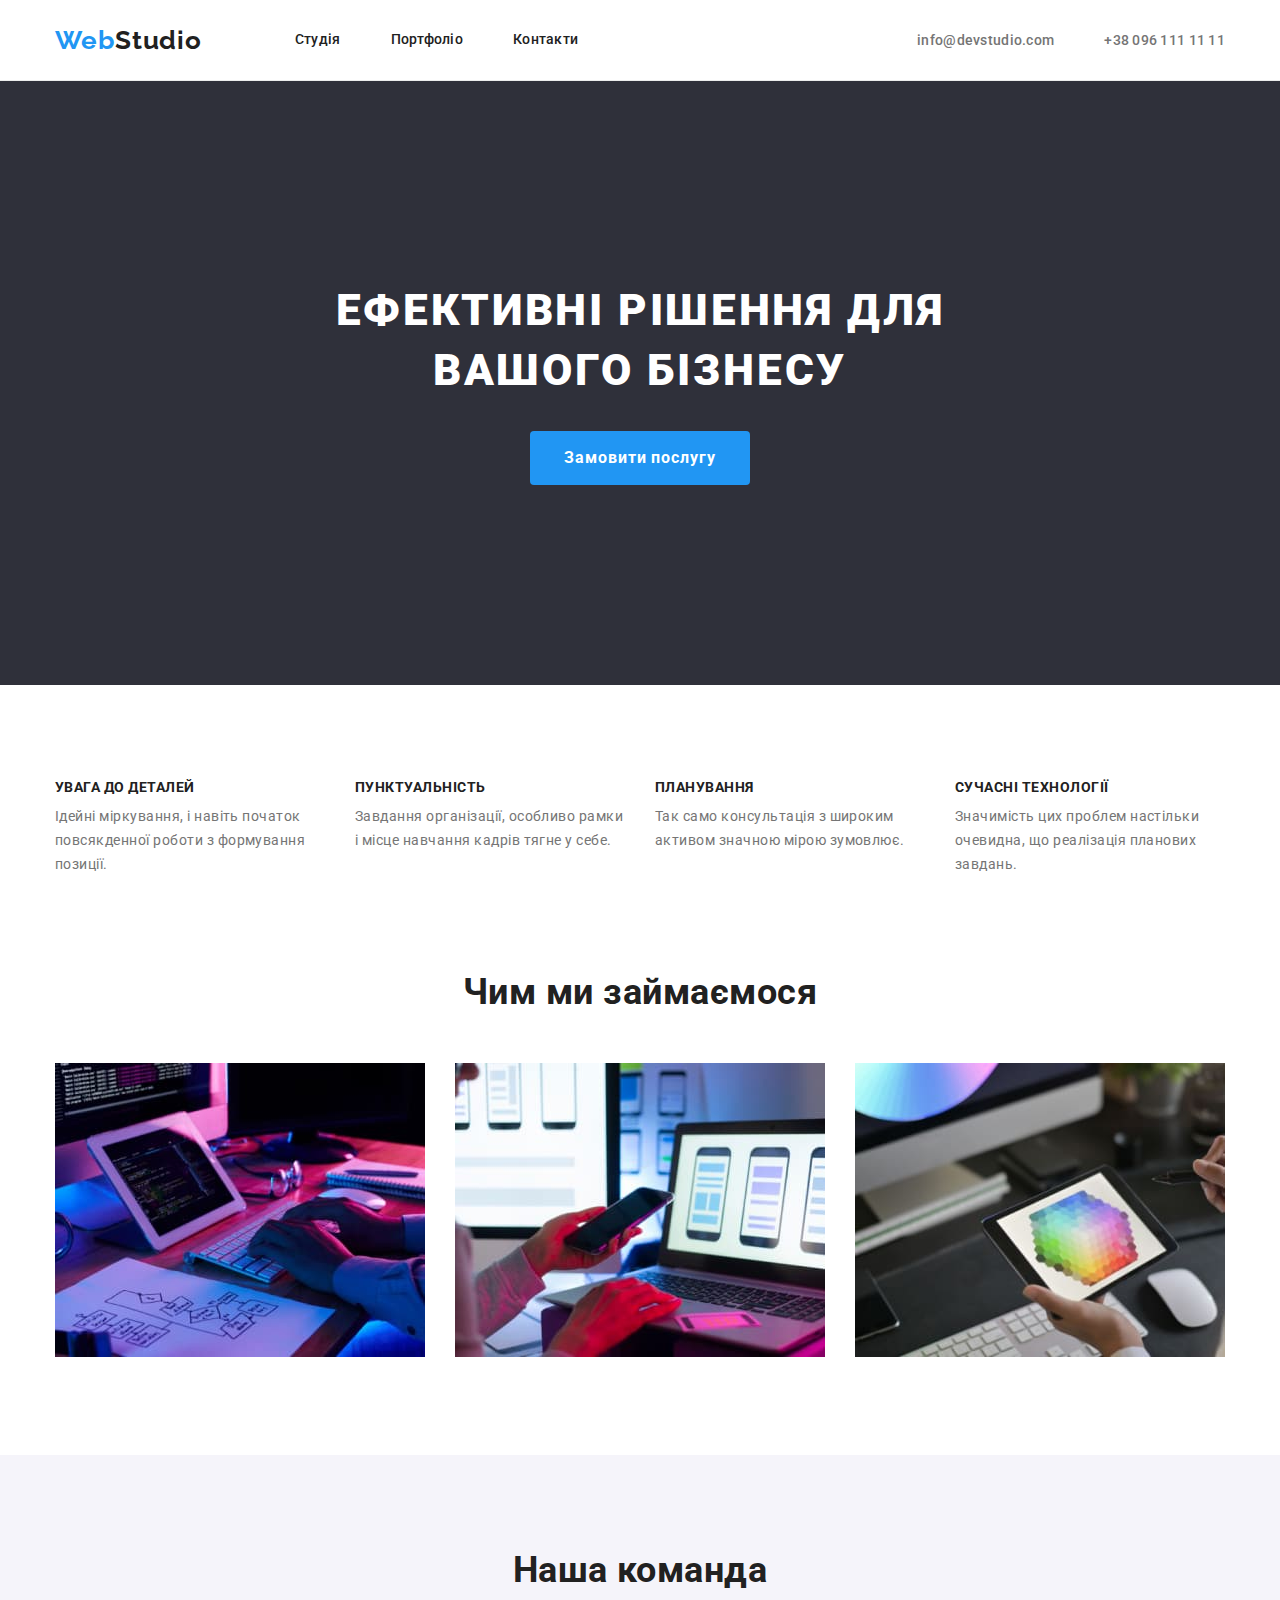
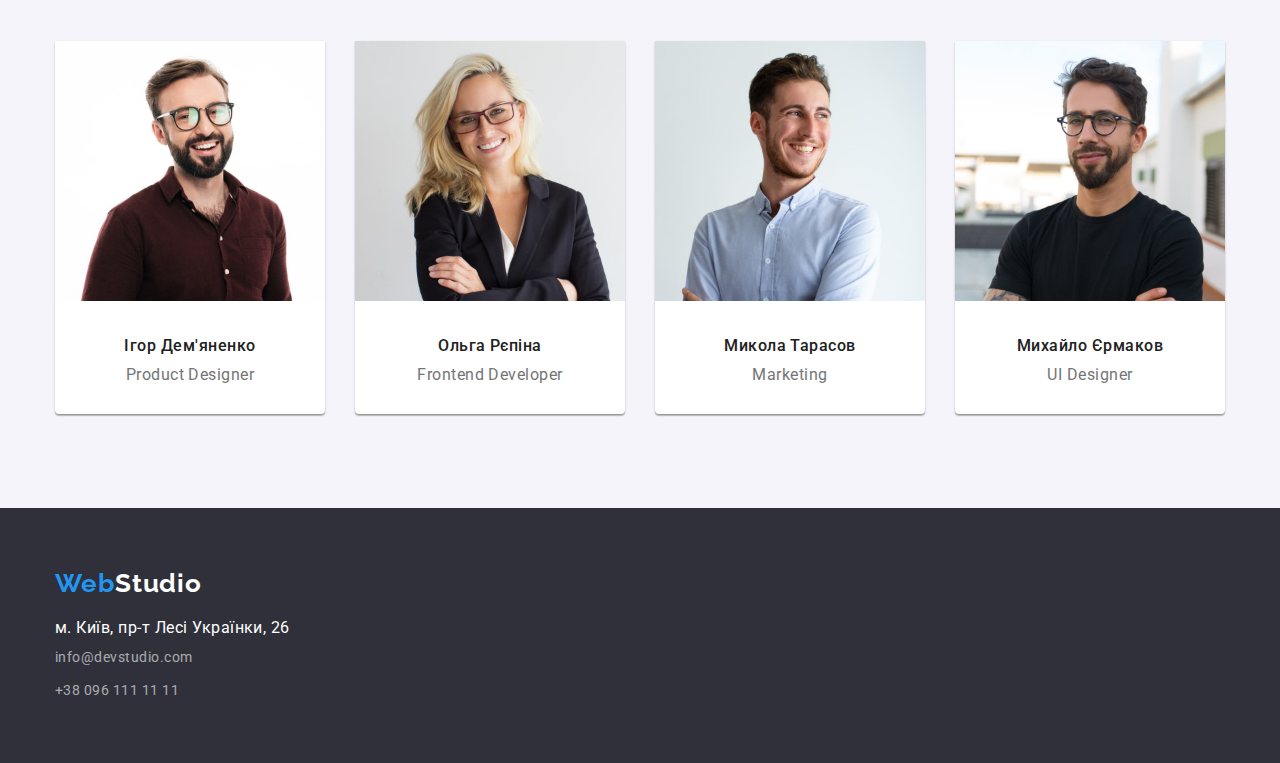
<file: index.html>
<!DOCTYPE html>
<html lang="uk">
  <head>
    <meta charset="UTF-8" />
    <meta http-equiv="X-UA-Compatible" content="IE=edge" />
    <meta name="viewport" content="width=device-width, initial-scale=1.0" />
    <title>Студія</title>
    <link rel="preconnect" href="https://fonts.googleapis.com" />
    <link rel="preconnect" href="https://fonts.gstatic.com" crossorigin />
    <link
      href="https://fonts.googleapis.com/css2?family=Raleway:wght@700&family=Roboto:wght@400;500;700;900&display=swap"
      rel="stylesheet"
    />
    <link
      rel="stylesheet"
      href="https://cdnjs.cloudflare.com/ajax/libs/modern-normalize/1.1.0/modern-normalize.min.css"
    />
    <link rel="stylesheet" href="./css/styles.css" />
  </head>
  <body>
    <header class="page-header">
      <div class="conteiner header">
        <nav class="site-nav">
          <a lang="en" href="./index.html" class="logo"
            >Web <span class="title-primery">Studio</span></a
          >
          <ul class="list">
            <li class="item">
              <a href="./index.html" class="link current">Студія</a>
            </li>
            <li class="item">
              <a href="./portfolio.html" class="link">Портфоліо</a>
            </li>
            <li class="item"><a href="" class="link">Контакти</a></li>
          </ul>
        </nav>
        <ul class="list contacts">
          <li class="item">
            <a href="mailto:info@devstudio.com" class="link">info@devstudio.com</a>
          </li>
          <li class="item"><a href="tel:+380961111111" class="link">+38 096 111 11 11</a></li>
        </ul>
      </div>
    </header>
    <main>
      <section class="hero">
        <div class="conteiner">
          <h1 class="hero-title">Ефективні рішення для вашого бізнесу</h1>
          <button type="button" class="btn hero">Замовити послугу</button>
        </div>
      </section>
      <section class="features section">
        <div class="conteiner">
          <h2 class="title">Наші переваги</h2>
          <ul class="list">
            <li class="item">
              <h3 class="subject">УВАГА ДО ДЕТАЛЕЙ</h3>
              <p>Ідейні міркування, і навіть початок повсякденної роботи з формування позиції.</p>
            </li>
            <li class="item">
              <h3 class="subject">ПУНКТУАЛЬНІСТЬ</h3>
              <p>Завдання організації, особливо рамки і місце навчання кадрів тягне у себе.</p>
            </li>
            <li class="item">
              <h3 class="subject">ПЛАНУВАННЯ</h3>
              <p>Так само консультація з широким активом значною мірою зумовлює.</p>
            </li>
            <li class="item">
              <h3 class="subject">СУЧАСНІ ТЕХНОЛОГІЇ</h3>
              <p>Значимість цих проблем настільки очевидна, що реалізація планових завдань.</p>
            </li>
          </ul>
        </div>
      </section>
      <section class="works section">
        <div class="conteiner">
          <h2 class="title">Чим ми займаємося</h2>
          <ul class="list">
            <li class="item">
              <img
                src="./images/web-development.jpg"
                alt="Монітор планшета на якому створюється веб-додаток"
                width="370"
                height="294"
              />
            </li>
            <li class="item">
              <img
                src="./images/mobile-development.jpg"
                alt="Монітор планшета на якому створюється мобільний додаток"
                width="370"
                height="294"
              />
            </li>
            <li class="item">
              <img
                src="./images/web-design.jpg"
                alt="Монітор планшета на якому створюється веб-дизайн"
                width="370"
                height="294"
              />
            </li>
          </ul>
        </div>
      </section>
      <section class="team section">
        <div class="conteiner">
          <h2 class="title">Наша команда</h2>
          <ul class="list">
            <li class="item">
              <img
                src="./images/igor.jpg"
                alt="Портрет Ігора Дем'яненко"
                width="270"
                height="260"
              />
              <div class="team-desc">
                <h3 class="subject">Ігор Дем'яненко</h3>
                <p>Product Designer</p>
              </div>
            </li>
            <li class="item">
              <img src="./images/olga.jpg" alt="Портрет Ольги Рєпіної" width="270" height="260" />
              <div class="team-desc">
                <h3 class="subject">Ольга Рєпіна</h3>
                <p>Frontend Developer</p>
              </div>
            </li>
            <li class="item">
              <img
                src="./images/mikola.jpg"
                alt="Портрет Миколи Тарасовa"
                width="270"
                height="260"
              />
              <div class="team-desc">
                <h3 class="subject">Микола Тарасов</h3>
                <p>Marketing</p>
              </div>
            </li>
            <li class="item">
              <img
                src="./images/mihailo.jpg"
                alt="Портрет Михайлa Єрмаковa"
                width="270"
                height="260"
              />
              <div class="team-desc">
                <h3 class="subject">Михайло Єрмаков</h3>
                <p>UI Designer</p>
              </div>
            </li>
          </ul>
        </div>
      </section>
    </main>
    <footer class="page-footer">
      <div class="conteiner">
        <a lang="en" href="./index.html" class="logo"
          >Web <span class="title-secondary">Studio</span></a
        >
        <address class="address">
          <ul class="address-list">
            <li class="item">
              <a
                href="https://www.google.com.ua/maps/@50.3929785,30.3235373,19z?hl=ru"
                class="link-map"
                target="_blank"
                rel="noopener noreferrer"
                >м. Київ, пр-т Лесі Українки, 26</a
              >
            </li>
            <li class="item">
              <a href="mailto:info@devstudio.com" class="link">info@devstudio.com</a>
            </li>
            <li class="item"><a href="tel:+380961111111" class="link">+38 096 111 11 11</a></li>
          </ul>
        </address>
      </div>
    </footer>
  </body>
</html>
</file>
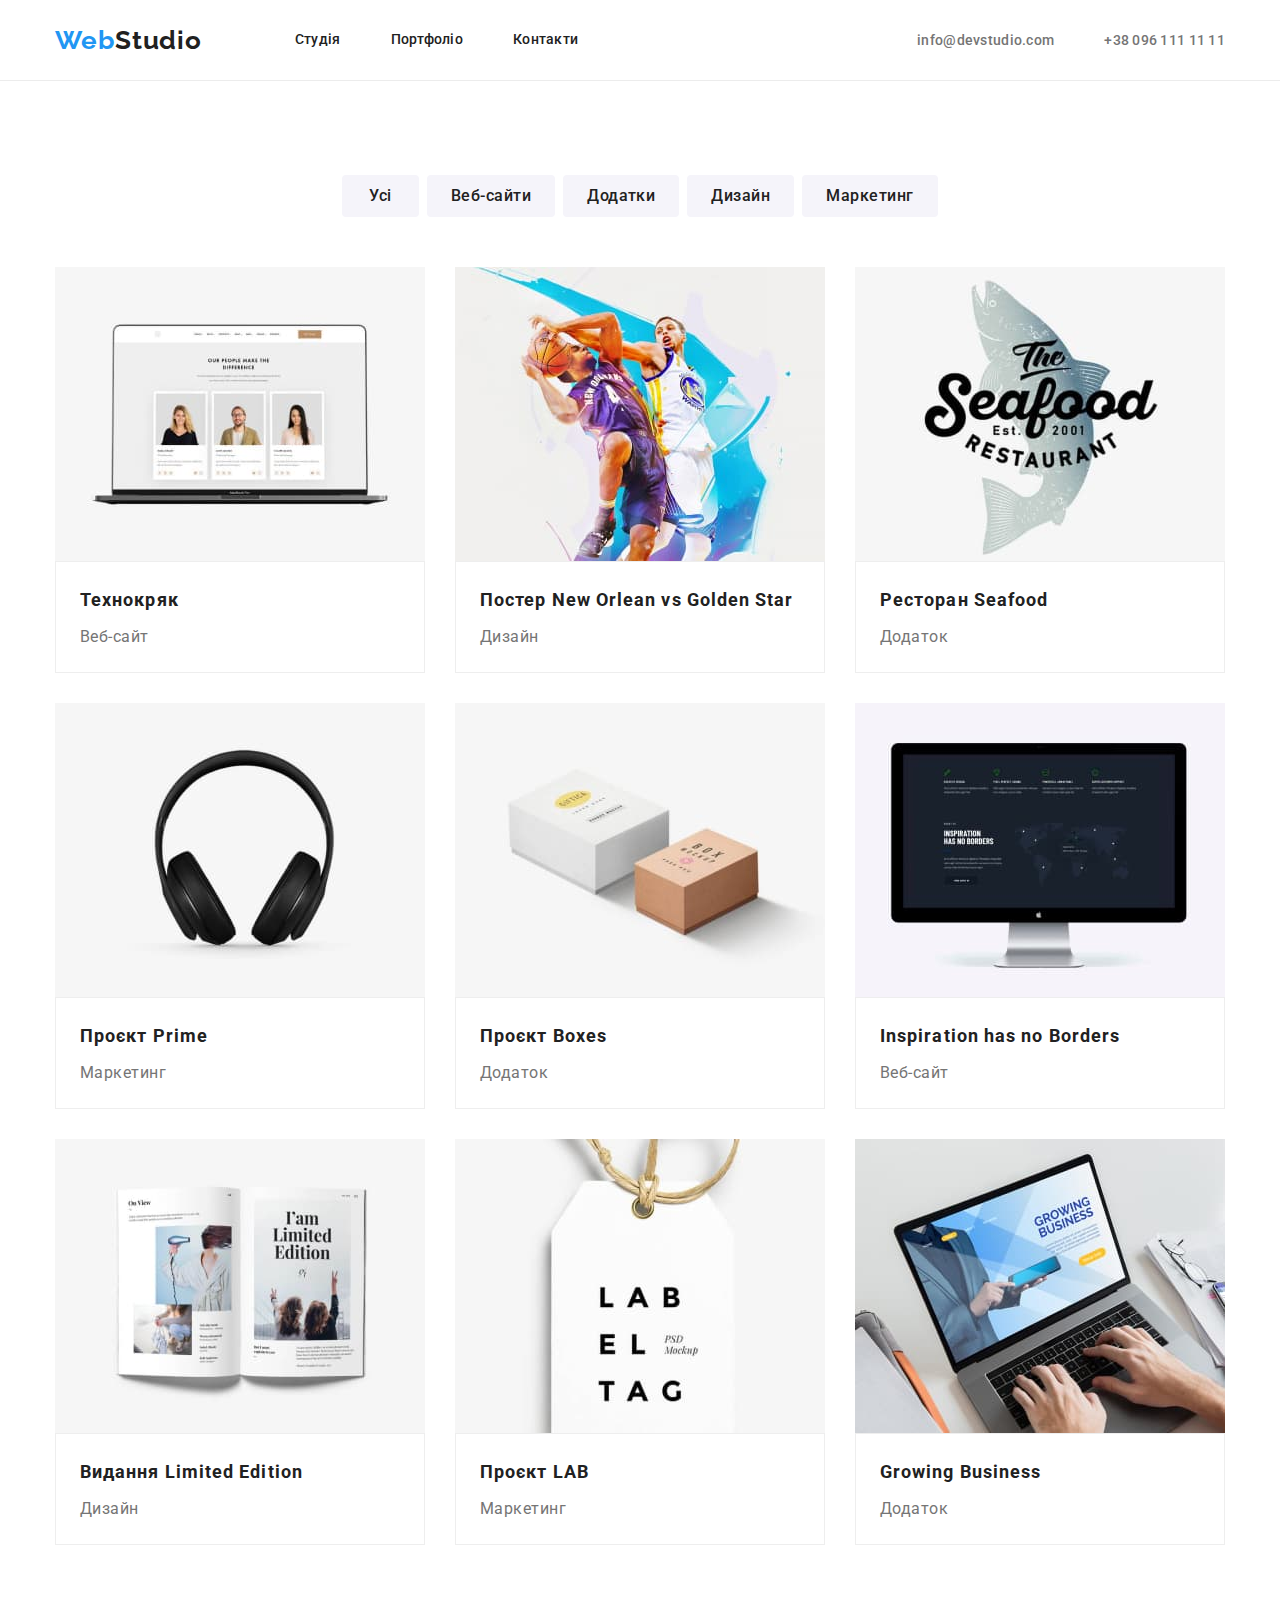
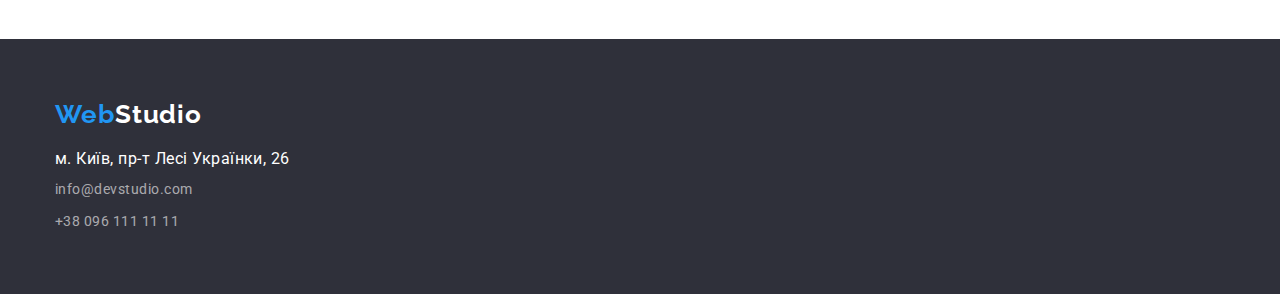
<file: portfolio.html>
<!DOCTYPE html>
<html lang="uk">
  <head>
    <meta charset="UTF-8" />
    <meta http-equiv="X-UA-Compatible" content="IE=edge" />
    <meta name="viewport" content="width=device-width, initial-scale=1.0" />
    <title>Портфоліо</title>
    <link rel="preconnect" href="https://fonts.googleapis.com" />
    <link rel="preconnect" href="https://fonts.gstatic.com" crossorigin />
    <link
      href="https://fonts.googleapis.com/css2?family=Raleway:wght@700&family=Roboto:wght@400;500;700;900&display=swap"
      rel="stylesheet"
    />
    <link
      rel="stylesheet"
      href="https://cdnjs.cloudflare.com/ajax/libs/modern-normalize/1.1.0/modern-normalize.min.css"
    />
    <link rel="stylesheet" href="./css/styles.css" />
  </head>
  <body>
    <header class="page-header">
      <div class="conteiner header">
        <nav class="site-nav">
          <a lang="en" href="./index.html" class="logo"
            >Web <span class="title-primery">Studio</span></a
          >
          <ul class="list">
            <li class="item">
              <a href="./index.html" class="link">Студія</a>
            </li>
            <li class="item">
              <a href="./portfolio.html" class="link current">Портфоліо</a>
            </li>
            <li class="item"><a href="" class="link">Контакти</a></li>
          </ul>
        </nav>
        <ul class="list contacts">
          <li class="item">
            <a href="mailto:info@devstudio.com" class="link">info@devstudio.com</a>
          </li>
          <li class="item"><a href="tel:+380961111111" class="link">+38 096 111 11 11</a></li>
        </ul>
      </div>
    </header>
    <main>
      <section class="galary">
        <div class="conteiner">
          <h1 class="galary title">Галерея сайтів</h1>
          <ul class="list-btn">
            <li class="item"><button type="button" class="btn filter general">Усі</button></li>
            <li class="item"><button type="button" class="btn filter">Веб-сайти</button></li>
            <li class="item"><button type="button" class="btn filter">Додатки</button></li>
            <li class="item"><button type="button" class="btn filter">Дизайн</button></li>
            <li class="item"><button type="button" class="btn filter">Маркетинг</button></li>
          </ul>
          <ul class="list-galary">
            <li class="item">
              <a class="galary-link" href="#" target="_blank" rel="noopener noreferrer">
                <img
                  src="./images/tehnokriak.jpg"
                  alt="Веб-сайт Технокряк"
                  width="370"
                  height="294"
                />
                <div class="galary-desc">
                  <h2 class="galary-title">Технокряк</h2>
                  <p class="text">Веб-сайт</p>
                </div>
              </a>
            </li>
            <li class="item">
              <a class="galary-link" href="#" target="_blank" rel="noopener noreferrer">
                <img
                  src="./images/basketball.jpg"
                  alt="Два гравці грають в баскетбол"
                  width="370"
                  height="294"
                />
                <div class="galary-desc">
                  <h2 class="galary-title">Постер New Orlean vs Golden Star</h2>
                  <p class="text">Дизайн</p>
                </div>
              </a>
            </li>
            <li class="item">
              <a class="galary-link" href="#" target="_blank" rel="noopener noreferrer">
                <img src="./images/seafood.jpg" alt="Ресторан Seafood" width="370" height="294" />
                <div class="galary-desc">
                  <h2 class="galary-title">Ресторан Seafood</h2>
                  <p class="text">Додаток</p>
                </div>
              </a>
            </li>
            <li class="item">
              <a class="galary-link" href="#" target="_blank" rel="noopener noreferrer">
                <img src="./images/headphones.jpg" alt="Навушники" width="370" height="294" />
                <div class="galary-desc">
                  <h2 class="galary-title">Проєкт Prime</h2>
                  <p class="text">Маркетинг</p>
                </div>
              </a>
            </li>
            <li class="item">
              <a class="galary-link" href="#" target="_blank" rel="noopener noreferrer">
                <img src="./images/boxes.jpg" alt="Дві коробочки" width="370" height="294" />
                <div class="galary-desc">
                  <h2 class="galary-title">Проєкт Boxes</h2>
                  <p class="text">Додаток</p>
                </div>
              </a>
            </li>
            <li class="item">
              <a class="galary-link" href="#" target="_blank" rel="noopener noreferrer">
                <img
                  src="./images/inspiration.jpg"
                  alt="Cторінка додатку Inspiration has no Borders"
                  width="370"
                  height="294"
                />
                <div class="galary-desc">
                  <h2 class="galary-title">Inspiration has no Borders</h2>
                  <p class="text">Веб-сайт</p>
                </div>
              </a>
            </li>
            <li class="item">
              <a class="galary-link" href="#" target="_blank" rel="noopener noreferrer">
                <img
                  src="./images/limited-edition.jpg"
                  alt="Відкритий примірник журналу Limited Edition"
                  width="370"
                  height="294"
                />
                <div class="galary-desc">
                  <h2 class="galary-title">Видання Limited Edition</h2>
                  <p class="text">Дизайн</p>
                </div>
              </a>
            </li>
            <li class="item">
              <a class="galary-link" href="#" target="_blank" rel="noopener noreferrer">
                <img
                  src="./images/lab.jpg"
                  alt="Фірмова бирка-ярлик LAB EL TAG"
                  width="370"
                  height="294"
                />
                <div class="galary-desc">
                  <h2 class="galary-title">Проєкт LAB</h2>
                  <p class="text">Маркетинг</p>
                </div>
              </a>
            </li>
            <li class="item">
              <a class="galary-link" href="#" target="_blank" rel="noopener noreferrer">
                <img
                  src="./images/growing-business.jpg"
                  alt="Cторінка додатку Growing Business"
                  width="370"
                  height="294"
                />
                <div class="galary-desc">
                  <h2 class="galary-title">Growing Business</h2>
                  <p class="text">Додаток</p>
                </div>
              </a>
            </li>
          </ul>
        </div>
      </section>
    </main>
    <footer class="page-footer">
      <div class="conteiner">
        <a lang="en" href="./index.html" class="logo"
          >Web <span class="title-secondary">Studio</span></a
        >
        <address class="address">
          <ul class="address-list">
            <li class="item">
              <a
                href="https://www.google.com.ua/maps/@50.3929785,30.3235373,19z?hl=ru"
                class="link-map"
                target="_blank"
                rel="noopener noreferrer"
                >м. Київ, пр-т Лесі Українки, 26</a
              >
            </li>
            <li class="item">
              <a href="mailto:info@devstudio.com" class="link">info@devstudio.com</a>
            </li>
            <li class="item"><a href="tel:+380961111111" class="link">+38 096 111 11 11</a></li>
          </ul>
        </address>
      </div>
    </footer>
  </body>
</html>
</file>
<file: css/styles.css>
/* основной цвет текста #212121 */
/* вторичный цвет текста #757575 */
/* Акцент #2196f3 */
/* белый цвет  #FFFFFF */
/* цвет фона   #2f303a */
/* bg cекции team:#F5F4FA; */
/* bg works: #F5F5F5; */
/* цвет активной кнопки #F5F4FA */
/* цвет ссылок в футере rgba(255, 255, 255, 0.6) */

:root {
  --c-primery: #212121;
  --title-text-color: #757575;
  --c-accent: #2196f3;
  --white-color: #ffffff;
  --background-color: #2f303a;
  --background-color-btn: #f5f4fa;
  --footer-link: rgba(255, 255, 255, 0.6);
  --bg-section: #ffffff;
  --bg-accent: #2196f3;
  --bg-team: #f5f4fa;
  --bg-works: #f5f5f5;
  --border-hed: #ececec;
  --border-col: #eeeeee;
}

body {
  font-family: 'Roboto', sans-serif;
  letter-spacing: 0.03em;
  margin: 0 auto;
  color: var(--c-primery);
}
h1,
h2,
h3,
h4,
h5,
h6,
p,
ul {
  margin: 0 0;
}

.list,
.list-btn {
  display: flex;
  padding-left: 0;
  justify-content: center;
  list-style: none;
}
.conteiner {
  max-width: 1200px;
  margin: 0 auto;
  padding: 0 15px;
}

/* header */

/* header nav */
.page-header {
  border-bottom: 1px solid var(--border-hed);
}
.header {
  display: flex;
}

.logo,
.title-primery,
.title-secondary {
  font-family: 'Raleway', sans-serif;
  font-weight: 700;
  font-size: 26px;
  line-height: 1.19;
  letter-spacing: 0.03em;
  text-decoration: none;
}
.logo {
  margin-right: 93px;

  color: var(--c-accent);
}
.title-primery {
  margin-left: -6px;

  color: var(--c-primery);
}
.title-secondary {
  margin-left: -6px;

  color: var(--white-color);
}

/* header nav */
.site-nav {
  display: flex;
  align-items: center;
}

.site-nav .item:not(:last-child) {
  margin-right: 50px;
}
.site-nav .link {
  display: block;
  padding-top: 32px;
  padding-bottom: 32px;

  font-weight: 500;
  font-size: 14px;
  line-height: 1.14;
  letter-spacing: 0.02em;
  color: inherit;
  text-decoration: none;
}

.current:visited {
  color: var(--c-accent);
}
/* header contacts */
.contacts {
  display: flex;
  align-items: center;
  margin-left: auto;
}

.contacts .item:not(:last-child) {
  margin-right: 50px;
}

.contacts .link {
  padding-top: 32px;
  padding-bottom: 32px;
  text-decoration: none;

  font-weight: 500;
  font-size: 14px;
  line-height: 1.14;
  letter-spacing: 0.02em;
  color: var(--title-text-color);
}

.link-map:hover,
.link-map:focus,
.link:hover,
.link:focus {
  color: var(--bg-accent);
}

/* main */
.section {
  padding: 94px 0;
}

/* main hero */

.hero {
  background-color: var(--background-color);
}
.hero .conteiner {
  color: var(--white-color);
  padding-top: 200px;
  padding-bottom: 200px;
}

.hero-title {
  max-width: 696px;
  margin: 0 auto 30px auto;
  font-weight: 900;
  font-size: 44px;
  line-height: 1.36;
  letter-spacing: 0.06em;
  text-align: center;
  text-transform: uppercase;
}

.hero .btn {
  display: block;
  margin-left: auto;
  margin-right: auto;
  padding: 10px 32px;
  border-color: transparent;
  border-radius: 4px;
}
.btn.hero {
  font-weight: 700;
  font-size: 16px;
  line-height: 1.88;
  letter-spacing: 0.06em;
  color: var(--white-color);
  background-color: var(--bg-accent);
  cursor: pointer;
}

/* main features */

.features.section {
  padding-bottom: 0;
}
.features .title {
  display: none;
}

.title {
  text-align: center;
  margin-bottom: 50px;

  font-weight: 700;
  font-size: 36px;
  line-height: 1.17;
}
.features .item:not(:last-child) {
  margin-right: 30px;
}

.features .subject {
  text-align: start;
  font-weight: 700;
  font-size: 14px;
  line-height: 1.1428;
  margin-bottom: 10px;
  text-transform: uppercase;
}
.features p {
  max-width: 270px;
  font-size: 14px;
  line-height: 1.7142;
  color: var(--title-text-color);
}

/* main works*/

.works .item:not(:last-child) {
  margin-right: 30px;
}

/* main team */

.team {
  background-color: var(--bg-team);
}

.team .item {
  /* padding-bottom: 30px; */
  background: var(--bg-section);
  box-shadow: 0px 1px 3px rgba(0, 0, 0, 0.12), 0px 1px 1px rgba(0, 0, 0, 0.14),
    0px 2px 1px rgba(0, 0, 0, 0.2);
  border-radius: 0px 0px 4px 4px;
}
.team .item:not(:last-child) {
  margin-right: 30px;
}
.team-desc {
  padding-top: 30px;
  padding-bottom: 30px;
  text-align: center;
}
.team .subject {
  margin-bottom: 10px;
  font-weight: 500;
  font-size: 16px;
  line-height: 1.19;
}
.team p {
  font-size: 16px;
  line-height: 1.19;
  color: var(--title-text-color);
}

/* footer */
.page-footer {
  background-color: var(--background-color);
}
.page-footer .conteiner {
  padding-top: 60px;
  padding-bottom: 60px;
}
.address {
  margin-top: 20px;
  font-style: normal;
}

.address-list {
  padding-left: 0;
  list-style: none;
}
.address-list .item:not(:last-child) {
  margin-bottom: 9px;
}

.link-map {
  color: var(--white-color);
  text-decoration: none;
}
.link {
  font-size: 14px;
  line-height: 1.71;
  color: var(--footer-link);
  text-decoration: none;
}

/* page-Portfolio */

.galary {
  padding: 94px 0;
}
.galary.title {
  display: none;
}

.list-btn .item:not(:last-child) {
  margin-right: 8px;
  margin-bottom: 50px;
}

.btn.filter {
  display: block;
  /* margin-right: 8px; */
  font-weight: 500;
  font-size: 16px;
  line-height: 1.625;
  letter-spacing: 0.03em;
  color: var(--c-primery);
  background-color: var(--bg-team);
  cursor: pointer;
}

.btn.filter:hover,
.btn.filter:focus {
  color: var(--white-color);
  background-color: var(--bg-accent);
}

.list-btn .btn {
  padding: 6px 22px;
  border-color: transparent;
  border-radius: 4px;
}
.btn.general {
  padding: 6px 25px;
}
.list-galary {
  display: flex;
  padding-left: 0;
  flex-wrap: wrap;
  list-style: none;
}
.list-galary .item:not(:nth-child(3n + 3)) {
  margin-right: 30px;
}
.list-galary .item:not(:nth-child(n + 7)) {
  margin-bottom: 30px;
}
.list-galary .item {
  max-width: 370px;
}
.galary-title {
  font-weight: 700;
  font-size: 18px;
  line-height: 2;
  letter-spacing: 0.06em;
}
.galary-desc {
  padding: 20px 24px;
  border: 1px solid var(--border-col);
}
.list-galary .text {
  margin-top: 4px;
  font-size: 16px;
  line-height: 1.88;
  color: var(--title-text-color);
}
.galary-link {
  font-family: 'Roboto', sans-serif;
  letter-spacing: 0.03em;
  margin: 0 auto;
  color: var(--c-primery);
  text-decoration: none;
}
.galary-link > img {
  display: block;
}
</file>
